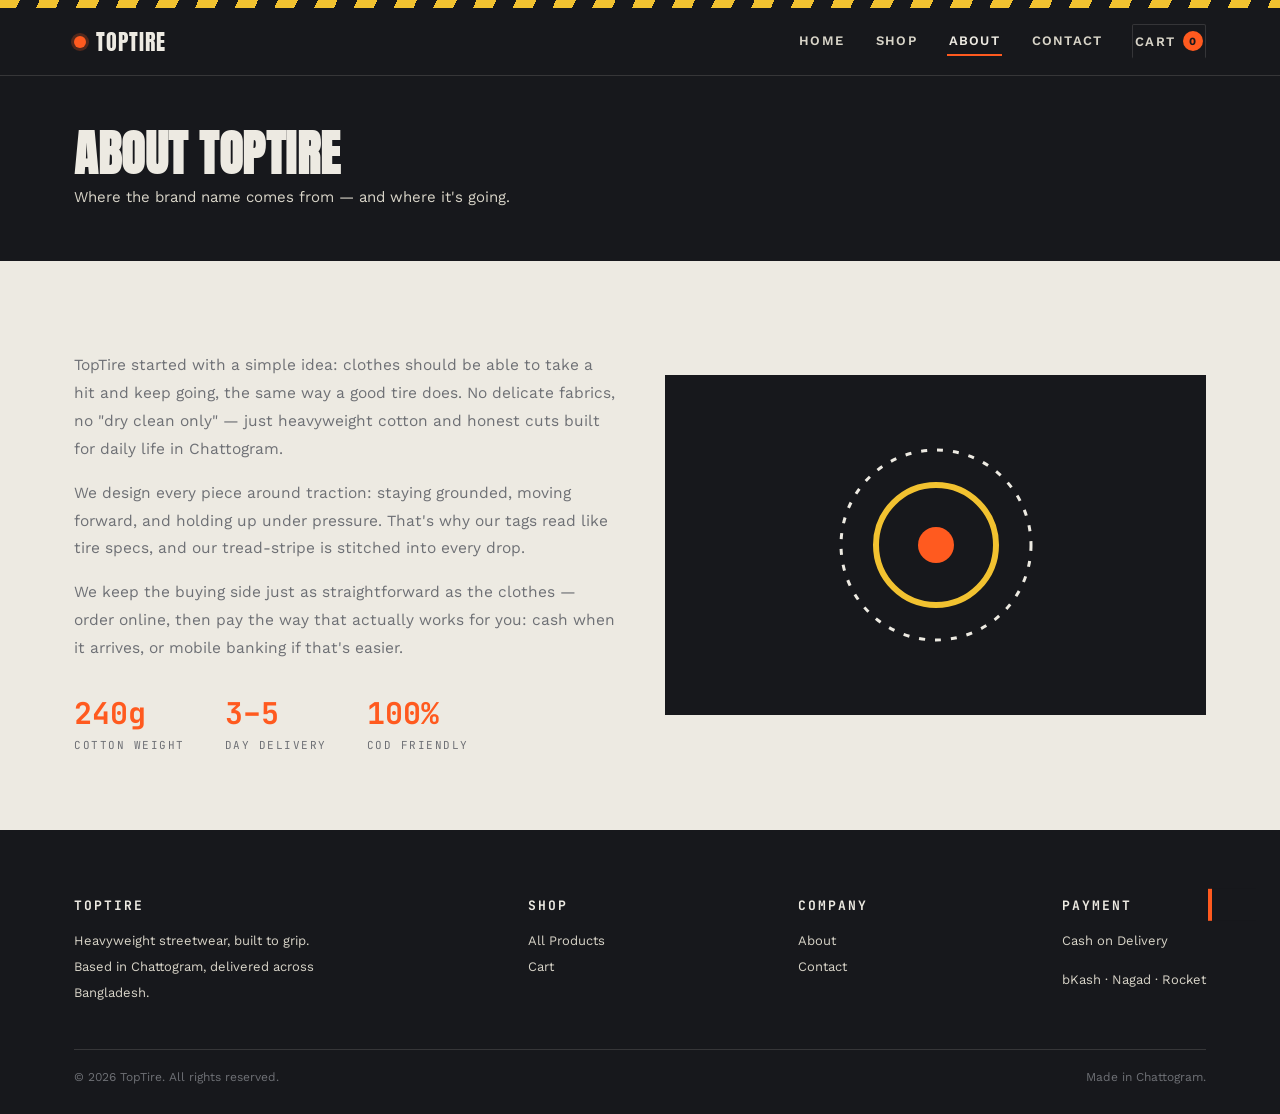
<file: about.html>
<!DOCTYPE html>
<html lang="en">
<head>
<meta charset="UTF-8">
<meta name="viewport" content="width=device-width, initial-scale=1.0">
<title>About — TopTire</title>
<link rel="preconnect" href="https://fonts.googleapis.com">
<link href="https://fonts.googleapis.com/css2?family=Anton&family=Work+Sans:wght@400;500;600;700&family=JetBrains+Mono:wght@400;500;700&display=swap" rel="stylesheet">
<link rel="stylesheet" href="css/styles.css">
</head>
<body data-page="about">

<header>
  <div class="tread-strip thin"></div>
  <nav class="wrap">
    <a href="index.html" class="logo"><span class="dot"></span>TOPTIRE</a>
    <button class="navtoggle" id="navToggle" aria-label="Toggle menu">☰</button>
    <div class="navlinks" id="navLinks">
      <a href="index.html" data-nav="home">Home</a>
      <a href="shop.html" data-nav="shop">Shop</a>
      <a href="about.html" data-nav="about">About</a>
      <a href="contact.html" data-nav="contact">Contact</a>
      <a href="cart.html" class="cart-btn" data-nav="cart">Cart <span class="cart-count" id="cartCount">0</span></a>
    </div>
  </nav>
</header>

<div class="page-hero">
  <div class="wrap">
    <h1>About TopTire</h1>
    <p>Where the brand name comes from — and where it's going.</p>
  </div>
</div>
<section class="block">
  <div class="wrap about-grid">
    <div class="about-copy">
      <p>TopTire started with a simple idea: clothes should be able to take a hit and keep going, the same way a good tire does. No delicate fabrics, no "dry clean only" — just heavyweight cotton and honest cuts built for daily life in Chattogram.</p>
      <p>We design every piece around traction: staying grounded, moving forward, and holding up under pressure. That's why our tags read like tire specs, and our tread-stripe is stitched into every drop.</p>
      <p>We keep the buying side just as straightforward as the clothes — order online, then pay the way that actually works for you: cash when it arrives, or mobile banking if that's easier.</p>
      <div class="stat-row">
        <div class="stat"><span class="n">240g</span><span class="l">Cotton Weight</span></div>
        <div class="stat"><span class="n">3–5</span><span class="l">Day Delivery</span></div>
        <div class="stat"><span class="n">100%</span><span class="l">COD Friendly</span></div>
      </div>
    </div>
    <div class="about-visual">
      <svg width="220" height="220" viewBox="0 0 220 220" fill="none">
        <circle cx="110" cy="110" r="95" stroke="#EDEAE2" stroke-width="3" stroke-dasharray="6 10"/>
        <circle cx="110" cy="110" r="60" stroke="#F2C230" stroke-width="6"/>
        <circle cx="110" cy="110" r="18" fill="#FF5A1F"/>
      </svg>
    </div>
  </div>
</section>

<footer>
  <div class="wrap">
    <div class="footer-grid">
      <div>
        <h4 class="logo" style="color:var(--paper);">TOPTIRE</h4>
        <p style="max-width:260px;">Heavyweight streetwear, built to grip. Based in Chattogram, delivered across Bangladesh.</p>
      </div>
      <div>
        <h4>SHOP</h4>
        <a href="shop.html">All Products</a>
        <a href="cart.html">Cart</a>
      </div>
      <div>
        <h4>COMPANY</h4>
        <a href="about.html">About</a>
        <a href="contact.html">Contact</a>
      </div>
      <div>
        <h4>PAYMENT</h4>
        <p>Cash on Delivery</p>
        <p>bKash · Nagad · Rocket</p>
      </div>
    </div>
    <div class="footer-bottom">
      <span>© 2026 TopTire. All rights reserved.</span>
      <span>Made in Chattogram.</span>
    </div>
  </div>
</footer>

<div class="toast" id="toast"></div>

<script src="js/products.js"></script>
<script src="js/cart.js"></script>
<script src="js/common.js"></script>
</body>
</html>
</file>
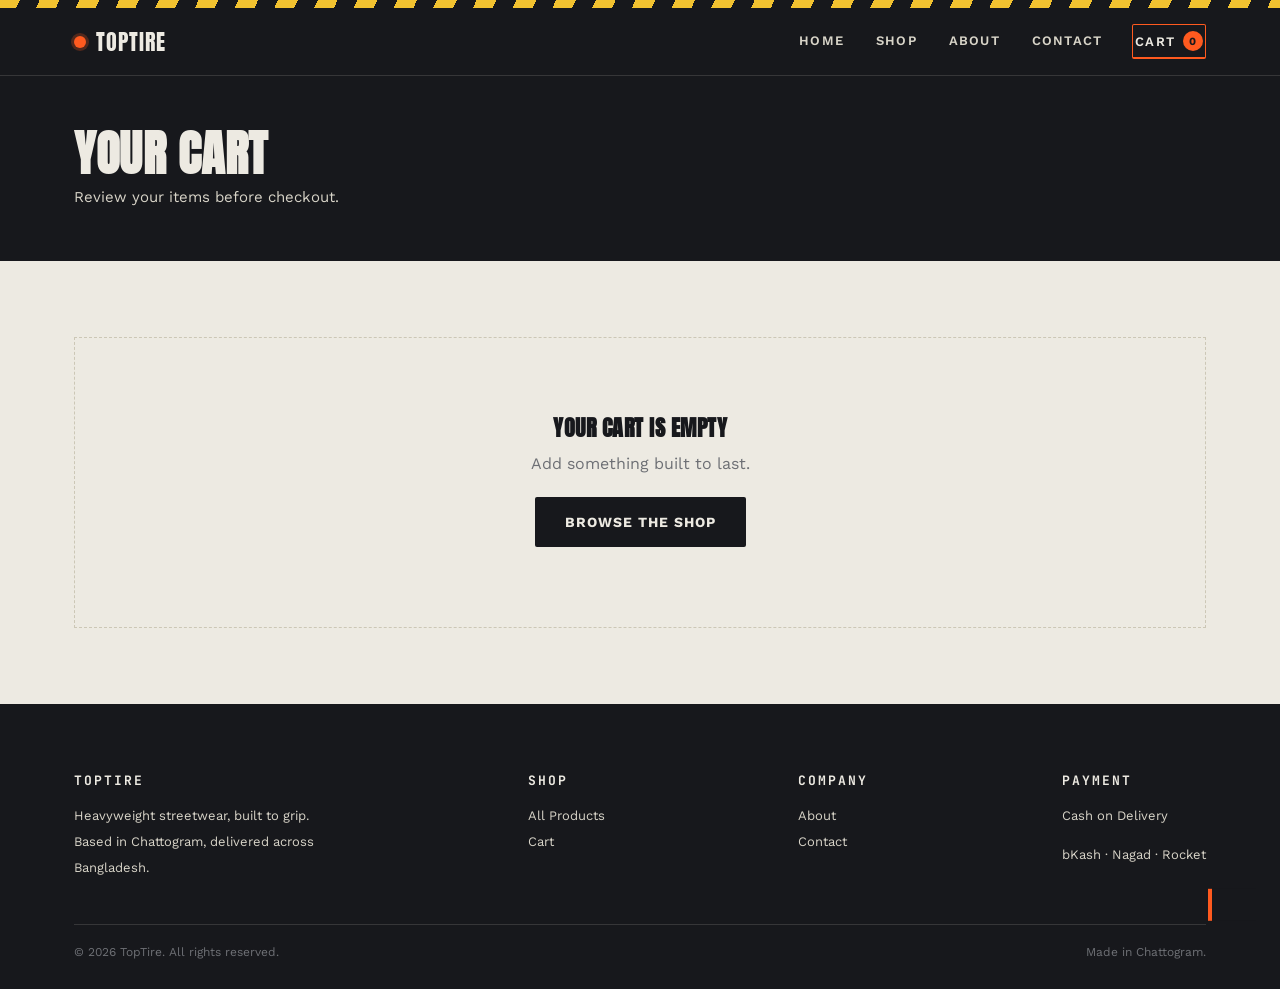
<file: cart.html>
<!DOCTYPE html>
<html lang="en">
<head>
<meta charset="UTF-8">
<meta name="viewport" content="width=device-width, initial-scale=1.0">
<title>Your Cart — TopTire</title>
<link rel="preconnect" href="https://fonts.googleapis.com">
<link href="https://fonts.googleapis.com/css2?family=Anton&family=Work+Sans:wght@400;500;600;700&family=JetBrains+Mono:wght@400;500;700&display=swap" rel="stylesheet">
<link rel="stylesheet" href="css/styles.css">
</head>
<body data-page="cart">

<header>
  <div class="tread-strip thin"></div>
  <nav class="wrap">
    <a href="index.html" class="logo"><span class="dot"></span>TOPTIRE</a>
    <button class="navtoggle" id="navToggle" aria-label="Toggle menu">☰</button>
    <div class="navlinks" id="navLinks">
      <a href="index.html" data-nav="home">Home</a>
      <a href="shop.html" data-nav="shop">Shop</a>
      <a href="about.html" data-nav="about">About</a>
      <a href="contact.html" data-nav="contact">Contact</a>
      <a href="cart.html" class="cart-btn" data-nav="cart">Cart <span class="cart-count" id="cartCount">0</span></a>
    </div>
  </nav>
</header>

<div class="page-hero">
  <div class="wrap">
    <h1>Your Cart</h1>
    <p>Review your items before checkout.</p>
  </div>
</div>
<section class="block">
  <div class="wrap" id="cartWrap"></div>
</section>

<footer>
  <div class="wrap">
    <div class="footer-grid">
      <div>
        <h4 class="logo" style="color:var(--paper);">TOPTIRE</h4>
        <p style="max-width:260px;">Heavyweight streetwear, built to grip. Based in Chattogram, delivered across Bangladesh.</p>
      </div>
      <div>
        <h4>SHOP</h4>
        <a href="shop.html">All Products</a>
        <a href="cart.html">Cart</a>
      </div>
      <div>
        <h4>COMPANY</h4>
        <a href="about.html">About</a>
        <a href="contact.html">Contact</a>
      </div>
      <div>
        <h4>PAYMENT</h4>
        <p>Cash on Delivery</p>
        <p>bKash · Nagad · Rocket</p>
      </div>
    </div>
    <div class="footer-bottom">
      <span>© 2026 TopTire. All rights reserved.</span>
      <span>Made in Chattogram.</span>
    </div>
  </div>
</footer>

<div class="toast" id="toast"></div>

<script src="js/products.js"></script>
<script src="js/cart.js"></script>
<script src="js/common.js"></script>
<script>
  function renderCart(){
    const wrap = document.getElementById('cartWrap');
    const cart = getCart();
    if(cart.length === 0){
      wrap.innerHTML = `<div class="empty-state">
        <h3>Your cart is empty</h3>
        <p>Add something built to last.</p>
        <a href="shop.html" class="btn btn-dark">Browse the Shop</a>
      </div>`;
      return;
    }
    const rows = cart.map((item, idx) => `
      <tr>
        <td>
          <div class="cart-item-name">${item.name}</div>
          <div class="cart-item-meta">SIZE: ${item.size}</div>
        </td>
        <td>
          <div class="qty-mini">
            <button onclick="cartChangeQty(${idx}, -1)">–</button>
            <span class="mono">${item.qty}</span>
            <button onclick="cartChangeQty(${idx}, 1)">+</button>
          </div>
        </td>
        <td class="mono">${money(item.price)}</td>
        <td class="mono">${money(item.price*item.qty)}</td>
        <td><button class="remove-link" onclick="removeFromCart(${idx})">Remove</button></td>
      </tr>
    `).join('');
    const subtotal = cartSubtotal();
    const delivery = subtotal > 0 ? 80 : 0;
    wrap.innerHTML = `
      <table class="cart-table">
        <thead><tr><th>Item</th><th>Qty</th><th>Price</th><th>Total</th><th></th></tr></thead>
        <tbody>${rows}</tbody>
      </table>
      <div class="cart-summary">
        <div class="sum-row"><span>Subtotal</span><span class="mono">${money(subtotal)}</span></div>
        <div class="sum-row"><span>Delivery</span><span class="mono">${money(delivery)}</span></div>
        <div class="sum-row total"><span>Total</span><span>${money(subtotal+delivery)}</span></div>
        <a href="checkout.html" class="btn btn-primary btn-block" style="margin-top:18px;">Proceed to Checkout</a>
      </div>
    `;
  }
  renderCart();
</script>
</body>
</html>
</file>
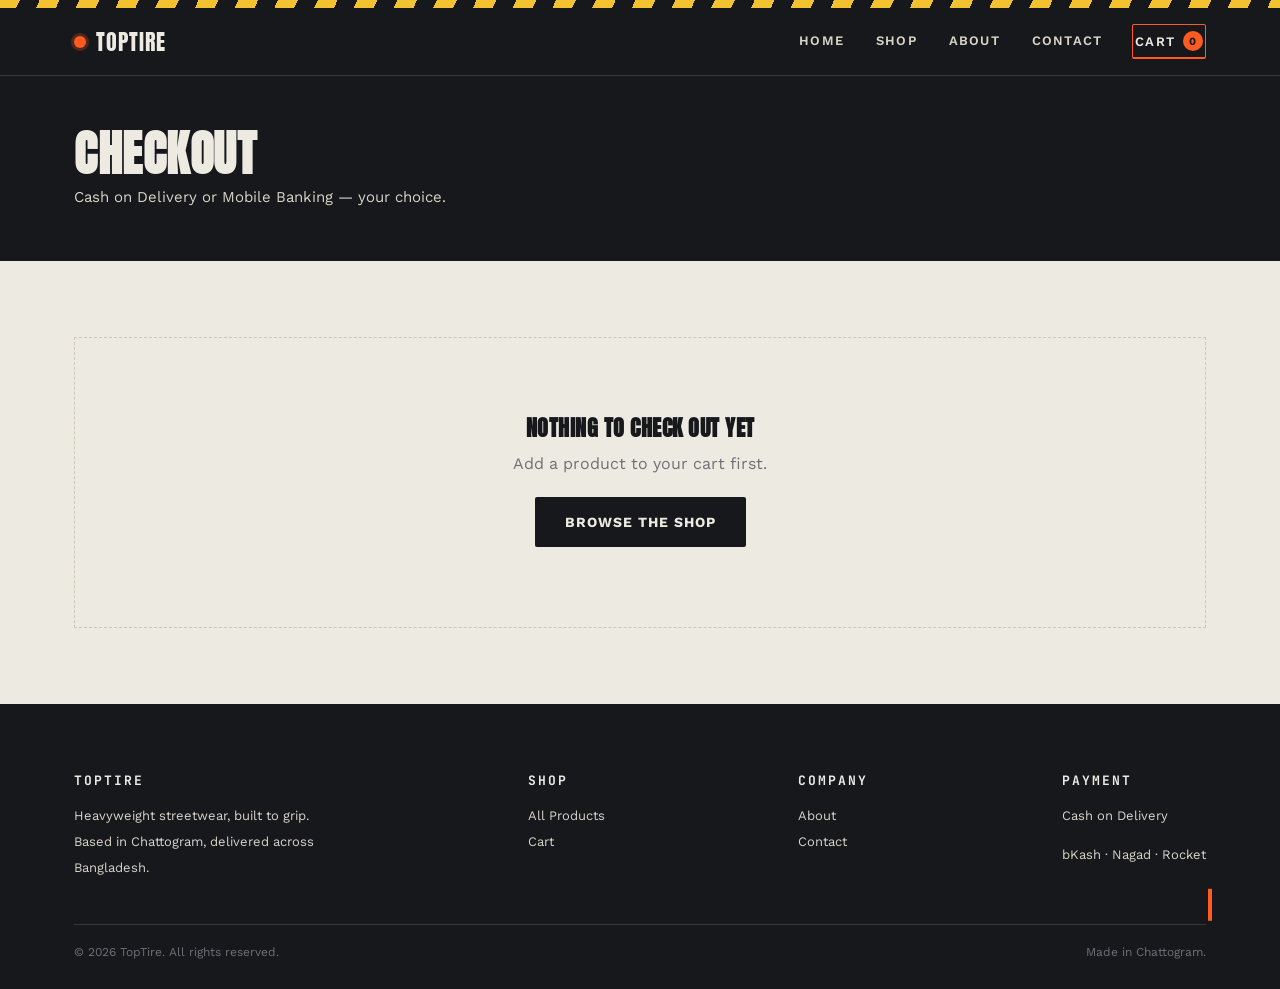
<file: checkout.html>
<!DOCTYPE html>
<html lang="en">
<head>
<meta charset="UTF-8">
<meta name="viewport" content="width=device-width, initial-scale=1.0">
<title>Checkout — TopTire</title>
<link rel="preconnect" href="https://fonts.googleapis.com">
<link href="https://fonts.googleapis.com/css2?family=Anton&family=Work+Sans:wght@400;500;600;700&family=JetBrains+Mono:wght@400;500;700&display=swap" rel="stylesheet">
<link rel="stylesheet" href="css/styles.css">
</head>
<body data-page="cart">

<header>
  <div class="tread-strip thin"></div>
  <nav class="wrap">
    <a href="index.html" class="logo"><span class="dot"></span>TOPTIRE</a>
    <button class="navtoggle" id="navToggle" aria-label="Toggle menu">☰</button>
    <div class="navlinks" id="navLinks">
      <a href="index.html" data-nav="home">Home</a>
      <a href="shop.html" data-nav="shop">Shop</a>
      <a href="about.html" data-nav="about">About</a>
      <a href="contact.html" data-nav="contact">Contact</a>
      <a href="cart.html" class="cart-btn" data-nav="cart">Cart <span class="cart-count" id="cartCount">0</span></a>
    </div>
  </nav>
</header>

<div class="page-hero">
  <div class="wrap">
    <h1>Checkout</h1>
    <p>Cash on Delivery or Mobile Banking — your choice.</p>
  </div>
</div>
<section class="block">
  <div class="wrap" id="checkoutWrap"></div>
</section>

<footer>
  <div class="wrap">
    <div class="footer-grid">
      <div>
        <h4 class="logo" style="color:var(--paper);">TOPTIRE</h4>
        <p style="max-width:260px;">Heavyweight streetwear, built to grip. Based in Chattogram, delivered across Bangladesh.</p>
      </div>
      <div>
        <h4>SHOP</h4>
        <a href="shop.html">All Products</a>
        <a href="cart.html">Cart</a>
      </div>
      <div>
        <h4>COMPANY</h4>
        <a href="about.html">About</a>
        <a href="contact.html">Contact</a>
      </div>
      <div>
        <h4>PAYMENT</h4>
        <p>Cash on Delivery</p>
        <p>bKash · Nagad · Rocket</p>
      </div>
    </div>
    <div class="footer-bottom">
      <span>© 2026 TopTire. All rights reserved.</span>
      <span>Made in Chattogram.</span>
    </div>
  </div>
</footer>

<div class="toast" id="toast"></div>

<script src="js/products.js"></script>
<script src="js/cart.js"></script>
<script src="js/common.js"></script>
<script>
  let selectedPayment = 'cod';

  function renderCheckout(){
    const wrap = document.getElementById('checkoutWrap');
    const cart = getCart();
    if(cart.length === 0){
      wrap.innerHTML = `<div class="empty-state">
        <h3>Nothing to check out yet</h3>
        <p>Add a product to your cart first.</p>
        <a href="shop.html" class="btn btn-dark">Browse the Shop</a>
      </div>`;
      return;
    }
    const subtotal = cartSubtotal();
    const delivery = 80;
    wrap.innerHTML = `
      <div class="co-wrap">
        <form id="checkoutForm">
          <div class="form-group">
            <label for="ordName">Full Name</label>
            <input type="text" id="ordName" required>
          </div>
          <div class="form-row">
            <div class="form-group">
              <label for="ordPhone">Phone Number</label>
              <input type="tel" id="ordPhone" placeholder="01XXXXXXXXX" required>
            </div>
            <div class="form-group">
              <label for="ordCity">City / District</label>
              <input type="text" id="ordCity" placeholder="e.g. Chattogram" required>
            </div>
          </div>
          <div class="form-group">
            <label for="ordAddress">Delivery Address</label>
            <textarea id="ordAddress" rows="3" required></textarea>
          </div>

          <span class="field-label">Payment Method</span>
          <div class="pay-options">
            <label class="pay-opt ${selectedPayment==='cod'?'selected':''}" onclick="selectPayment('cod')">
              <input type="radio" name="pay" ${selectedPayment==='cod'?'checked':''}>
              <span><span class="pt">Cash on Delivery</span><br><span class="ps">Pay in cash when your order arrives at your door.</span></span>
            </label>
            <label class="pay-opt ${selectedPayment==='mobile'?'selected':''}" onclick="selectPayment('mobile')">
              <input type="radio" name="pay" ${selectedPayment==='mobile'?'checked':''}>
              <span><span class="pt">Mobile Banking</span><br><span class="ps">Pay now via bKash, Nagad, or Rocket.</span></span>
            </label>
          </div>

          <div id="mobileBankingPanel"></div>

          <button type="submit" class="btn btn-primary btn-block">Place Order — ${money(subtotal+delivery)}</button>
        </form>

        <div class="order-summary">
          <h3 style="color:var(--paper); font-size:16px; margin-bottom:16px;">Order Summary</h3>
          ${cart.map(i => `<div class="os-item"><span>${i.name} (${i.size}) x${i.qty}</span><span class="mono">${money(i.price*i.qty)}</span></div>`).join('')}
          <div class="sum-row" style="margin-top:10px;"><span>Subtotal</span><span class="mono">${money(subtotal)}</span></div>
          <div class="sum-row"><span>Delivery</span><span class="mono">${money(delivery)}</span></div>
          <div class="sum-row total"><span>Total</span><span>${money(subtotal+delivery)}</span></div>
        </div>
      </div>
    `;
    renderMobileBankingPanel();
    document.getElementById('checkoutForm').addEventListener('submit', handlePlaceOrder);
  }
  function selectPayment(method){
    selectedPayment = method;
    renderCheckout();
  }
  function renderMobileBankingPanel(){
    const panel = document.getElementById('mobileBankingPanel');
    if(!panel) return;
    if(selectedPayment === 'mobile'){
      panel.innerHTML = `
        <div class="mb-panel">
          Send the total amount to <span class="num">01700-000000</span> (bKash / Nagad / Rocket — Personal), then enter the Transaction ID below. We'll confirm your payment before shipping.
        </div>
        <div class="form-row">
          <div class="form-group">
            <label for="mbProvider">Provider</label>
            <select id="mbProvider">
              <option value="bkash">bKash</option>
              <option value="nagad">Nagad</option>
              <option value="rocket">Rocket</option>
            </select>
          </div>
          <div class="form-group">
            <label for="mbTrx">Transaction ID</label>
            <input type="text" id="mbTrx" placeholder="e.g. 8N7K2X1A9B" required>
          </div>
        </div>
      `;
    } else {
      panel.innerHTML = '';
    }
  }
  function handlePlaceOrder(e){
    e.preventDefault();
    const name = document.getElementById('ordName').value.trim();
    const phone = document.getElementById('ordPhone').value.trim();
    const city = document.getElementById('ordCity').value.trim();
    const address = document.getElementById('ordAddress').value.trim();
    let mbProvider = null, mbTrx = null;
    if(selectedPayment === 'mobile'){
      mbProvider = document.getElementById('mbProvider').value;
      mbTrx = document.getElementById('mbTrx').value.trim();
      if(!mbTrx){ showToast('Please enter your Transaction ID'); return; }
    }
    const subtotal = cartSubtotal();
    const delivery = 80;
    const orderId = 'TT-' + Math.floor(10000 + Math.random()*89999);
    const order = {
      orderId, name, phone, city, address,
      payment: selectedPayment, mbProvider, mbTrx,
      items: getCart(),
      subtotal, delivery, total: subtotal+delivery
    };
    localStorage.setItem(ORDER_KEY, JSON.stringify(order));
    saveCart([]);
    location.href = 'order-confirmation.html';
  }

  renderCheckout();
</script>
</body>
</html>
</file>
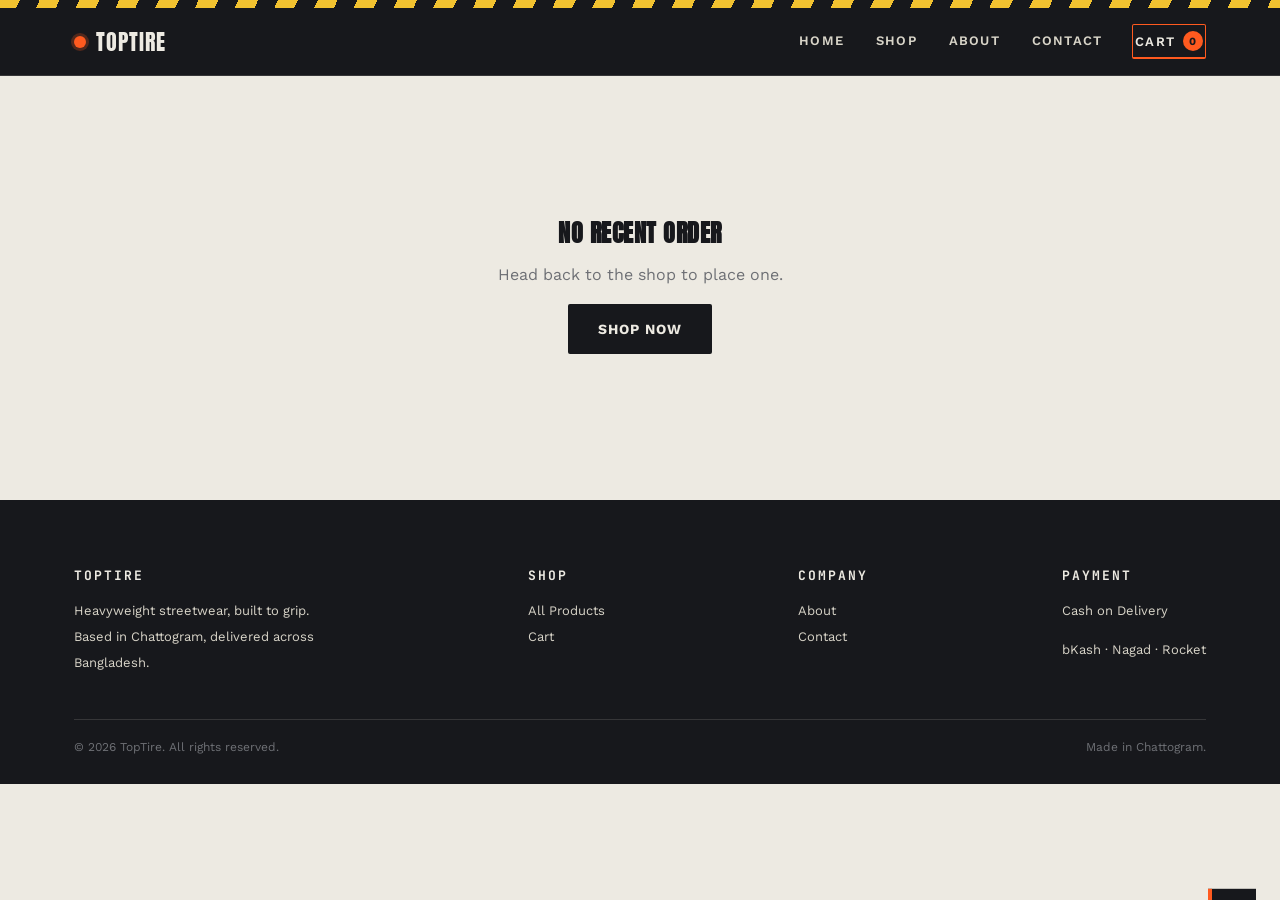
<file: order-confirmation.html>
<!DOCTYPE html>
<html lang="en">
<head>
<meta charset="UTF-8">
<meta name="viewport" content="width=device-width, initial-scale=1.0">
<title>Order Confirmed — TopTire</title>
<link rel="preconnect" href="https://fonts.googleapis.com">
<link href="https://fonts.googleapis.com/css2?family=Anton&family=Work+Sans:wght@400;500;600;700&family=JetBrains+Mono:wght@400;500;700&display=swap" rel="stylesheet">
<link rel="stylesheet" href="css/styles.css">
</head>
<body data-page="cart">

<header>
  <div class="tread-strip thin"></div>
  <nav class="wrap">
    <a href="index.html" class="logo"><span class="dot"></span>TOPTIRE</a>
    <button class="navtoggle" id="navToggle" aria-label="Toggle menu">☰</button>
    <div class="navlinks" id="navLinks">
      <a href="index.html" data-nav="home">Home</a>
      <a href="shop.html" data-nav="shop">Shop</a>
      <a href="about.html" data-nav="about">About</a>
      <a href="contact.html" data-nav="contact">Contact</a>
      <a href="cart.html" class="cart-btn" data-nav="cart">Cart <span class="cart-count" id="cartCount">0</span></a>
    </div>
  </nav>
</header>

<section class="block">
  <div class="wrap">
    <div class="confirm-box" id="confirmBox"></div>
  </div>
  <form id="orderNotifyForm" action="https://formspree.io/f/myzwrjzg" method="POST" style="display:none;">
  <input type="text" name="orderId">
  <input type="text" name="customerName">
  <input type="text" name="phone">
  <input type="text" name="address">
  <input type="text" name="payment">
  <textarea name="items"></textarea>
  <input type="text" name="total">
  <input type="hidden" name="message" value="New order received">
</form>
</section>

<footer>
  <div class="wrap">
    <div class="footer-grid">
      <div>
        <h4 class="logo" style="color:var(--paper);">TOPTIRE</h4>
        <p style="max-width:260px;">Heavyweight streetwear, built to grip. Based in Chattogram, delivered across Bangladesh.</p>
      </div>
      <div>
        <h4>SHOP</h4>
        <a href="shop.html">All Products</a>
        <a href="cart.html">Cart</a>
      </div>
      <div>
        <h4>COMPANY</h4>
        <a href="about.html">About</a>
        <a href="contact.html">Contact</a>
      </div>
      <div>
        <h4>PAYMENT</h4>
        <p>Cash on Delivery</p>
        <p>bKash · Nagad · Rocket</p>
      </div>
    </div>
    <div class="footer-bottom">
      <span>© 2026 TopTire. All rights reserved.</span>
      <span>Made in Chattogram.</span>
    </div>
  </div>
</footer>

<div class="toast" id="toast"></div>

<script src="products.js"></script>
<script src="js/cart.js"></script>
<script src="js/common.js"></script>
<script>
  function renderConfirm(){
    const box = document.getElementById('confirmBox');
    let order = null;
    try{ order = JSON.parse(localStorage.getItem(ORDER_KEY)); }catch(e){}
    if(!order){
      box.innerHTML = `<h2>No recent order</h2><p>Head back to the shop to place one.</p><a href="shop.html" class="btn btn-dark">Shop Now</a>`;
      return;
    }
    const payLine = order.payment === 'cod'
      ? 'Cash on Delivery — pay when it arrives.'
      : `Mobile Banking (${order.mbProvider.toUpperCase()}) — Transaction ID ${order.mbTrx}, pending confirmation.`;
    box.innerHTML = `
      <div class="eyebrow" style="background:var(--asphalt);">ORDER PLACED</div>
      <h1 style="margin-top:18px;">Thanks, ${order.name.split(' ')[0] || 'there'}.</h1>
      <div class="id mono">${order.orderId}</div>
      <p>${payLine}</p>
      <p>Delivering to <strong>${order.address}, ${order.city}</strong>. Estimated arrival: 2–3 days in Chattogram, 4–6 days nationwide.</p>
      <p class="mono" style="margin-top:20px; font-size:15px;">Order Total: ${money(order.total)}</p>
      <div style="margin-top:30px;"><a href="shop.html" class="btn btn-primary">Continue Shopping</a></div>
    `;

    notifyNewOrder(order);
  }

  async function notifyNewOrder(order){
    const notifiedKey = 'notified_' + order.orderId;
    if (localStorage.getItem(notifiedKey)) return; // already sent, skip

    const form = document.getElementById('orderNotifyForm');
    const itemsList = (order.items || [])
      .map(item => `${item.name} x${item.qty} — ${money(item.price * item.qty)}`)
      .join('\n');

    form.orderId.value = order.orderId;
    form.customerName.value = order.name;
    form.phone.value = order.phone || 'N/A';
    form.address.value = `${order.address}, ${order.city}`;
    form.payment.value = order.payment === 'cod'
      ? 'Cash on Delivery'
      : `Mobile Banking (${order.mbProvider?.toUpperCase()}) - Trx ID: ${order.mbTrx}`;
    form.items.value = itemsList;
    form.total.value = money(order.total);

    try{
      const data = new FormData(form);
      const response = await fetch(form.action, {
        method: 'POST',
        body: data,
        headers: { 'Accept': 'application/json' }
      });
      if (response.ok){
        localStorage.setItem(notifiedKey, '1');
      }
    }catch(err){
      console.error('Order notification failed:', err);
    }
  }

  renderConfirm();
</script>

</body>
</html>
</file>
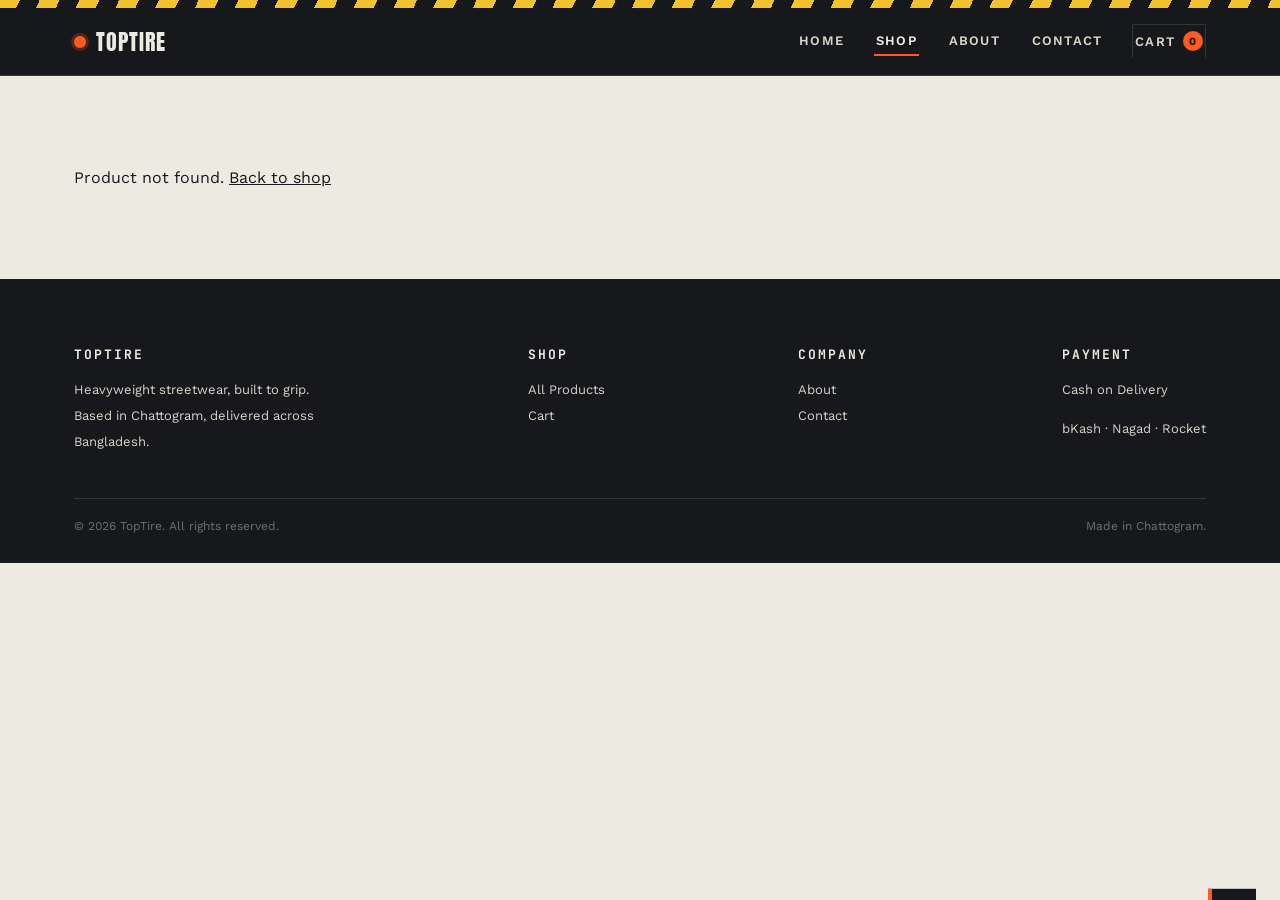
<file: product.html>
<!DOCTYPE html>
<html lang="en">
<head>
<meta charset="UTF-8">
<meta name="viewport" content="width=device-width, initial-scale=1.0">
<title>Product — TopTire</title>
<link rel="preconnect" href="https://fonts.googleapis.com">
<link href="https://fonts.googleapis.com/css2?family=Anton&family=Work+Sans:wght@400;500;600;700&family=JetBrains+Mono:wght@400;500;700&display=swap" rel="stylesheet">
<link rel="stylesheet" href="css/styles.css">
</head>
<body data-page="shop">

<header>
  <div class="tread-strip thin"></div>
  <nav class="wrap">
    <a href="index.html" class="logo"><span class="dot"></span>TOPTIRE</a>
    <button class="navtoggle" id="navToggle" aria-label="Toggle menu">☰</button>
    <div class="navlinks" id="navLinks">
      <a href="index.html" data-nav="home">Home</a>
      <a href="shop.html" data-nav="shop">Shop</a>
      <a href="about.html" data-nav="about">About</a>
      <a href="contact.html" data-nav="contact">Contact</a>
      <a href="cart.html" class="cart-btn" data-nav="cart">Cart <span class="cart-count" id="cartCount">0</span></a>
    </div>
  </nav>
</header>

<section class="block">
  <div class="wrap">
    <div class="pd-wrap" id="pdWrap"></div>
  </div>
</section>

<footer>
  <div class="wrap">
    <div class="footer-grid">
      <div>
        <h4 class="logo" style="color:var(--paper);">TOPTIRE</h4>
        <p style="max-width:260px;">Heavyweight streetwear, built to grip. Based in Chattogram, delivered across Bangladesh.</p>
      </div>
      <div>
        <h4>SHOP</h4>
        <a href="shop.html">All Products</a>
        <a href="cart.html">Cart</a>
      </div>
      <div>
        <h4>COMPANY</h4>
        <a href="about.html">About</a>
        <a href="contact.html">Contact</a>
      </div>
      <div>
        <h4>PAYMENT</h4>
        <p>Cash on Delivery</p>
        <p>bKash · Nagad · Rocket</p>
      </div>
    </div>
    <div class="footer-bottom">
      <span>© 2026 TopTire. All rights reserved.</span>
      <span>Made in Chattogram.</span>
    </div>
  </div>
</footer>

<div class="toast" id="toast"></div>

<script src="products.js"></script>
<script src="js/cart.js"></script>
<script src="js/common.js"></script>
<script>
  const params = new URLSearchParams(location.search);
  const currentProductId = params.get('id');
  let selectedSize = null;
  let selectedQty = 1;

  function pdSwatchHTML(p){
    if(p.image){
      return `<div class="pd-swatch"><img src="${p.image}" alt="${p.name}"></div>`;
    }
    return `<div class="pd-swatch"><div class="glyph">${p.glyph.split('|').join('<br>')}</div></div>`;
  }

  function renderProduct(){
    const p = findProduct(currentProductId);
    if(!p){
      document.getElementById('pdWrap').innerHTML = `<p>Product not found. <a href="shop.html" style="text-decoration:underline;">Back to shop</a></p>`;
      return;
    }
    if(!selectedSize) selectedSize = p.sizes[0];
    document.title = p.name + ' — TopTire';
    document.getElementById('pdWrap').innerHTML = `
      ${pdSwatchHTML(p)}
      <div class="pd-info">
        <span class="section-tag">${p.category.toUpperCase()} // ${p.id.toUpperCase()}</span>
        <h1>${p.name}</h1>
        <div class="pd-price mono">${money(p.price)}</div>
        <p class="pd-desc">${p.desc}</p>

        <span class="field-label">Size</span>
        <div class="size-row" id="sizeRow">
          ${p.sizes.map(s => `<button class="size-opt ${s===selectedSize?'selected':''}" onclick="selectSize('${s}')">${s}</button>`).join('')}
        </div>

        <span class="field-label">Quantity</span>
        <div class="qty-row">
          <button class="qty-btn" onclick="changeQty(-1)">–</button>
          <span class="qty-val" id="qtyVal">${selectedQty}</span>
          <button class="qty-btn" onclick="changeQty(1)">+</button>
        </div>

        <button class="btn btn-primary btn-block" onclick="addCurrentToCart()">Add to Cart — ${money(p.price*selectedQty)}</button>

        <div class="spec-list">
          ${Object.entries(p.spec).map(([k,v])=>`<div class="spec-row"><span>${k}</span><span>${v}</span></div>`).join('')}
        </div>
      </div>
    `;
  }
  function selectSize(s){ selectedSize = s; renderProduct(); }
  function changeQty(d){ selectedQty = Math.max(1, selectedQty + d); renderProduct(); }
  function addCurrentToCart(){
    const p = findProduct(currentProductId);
    addToCart(p, selectedSize, selectedQty);
    showToast(`${p.name} (${selectedSize}) x${selectedQty} added to cart`);
  }

  renderProduct();
</script>
</body>
</html>
</file>
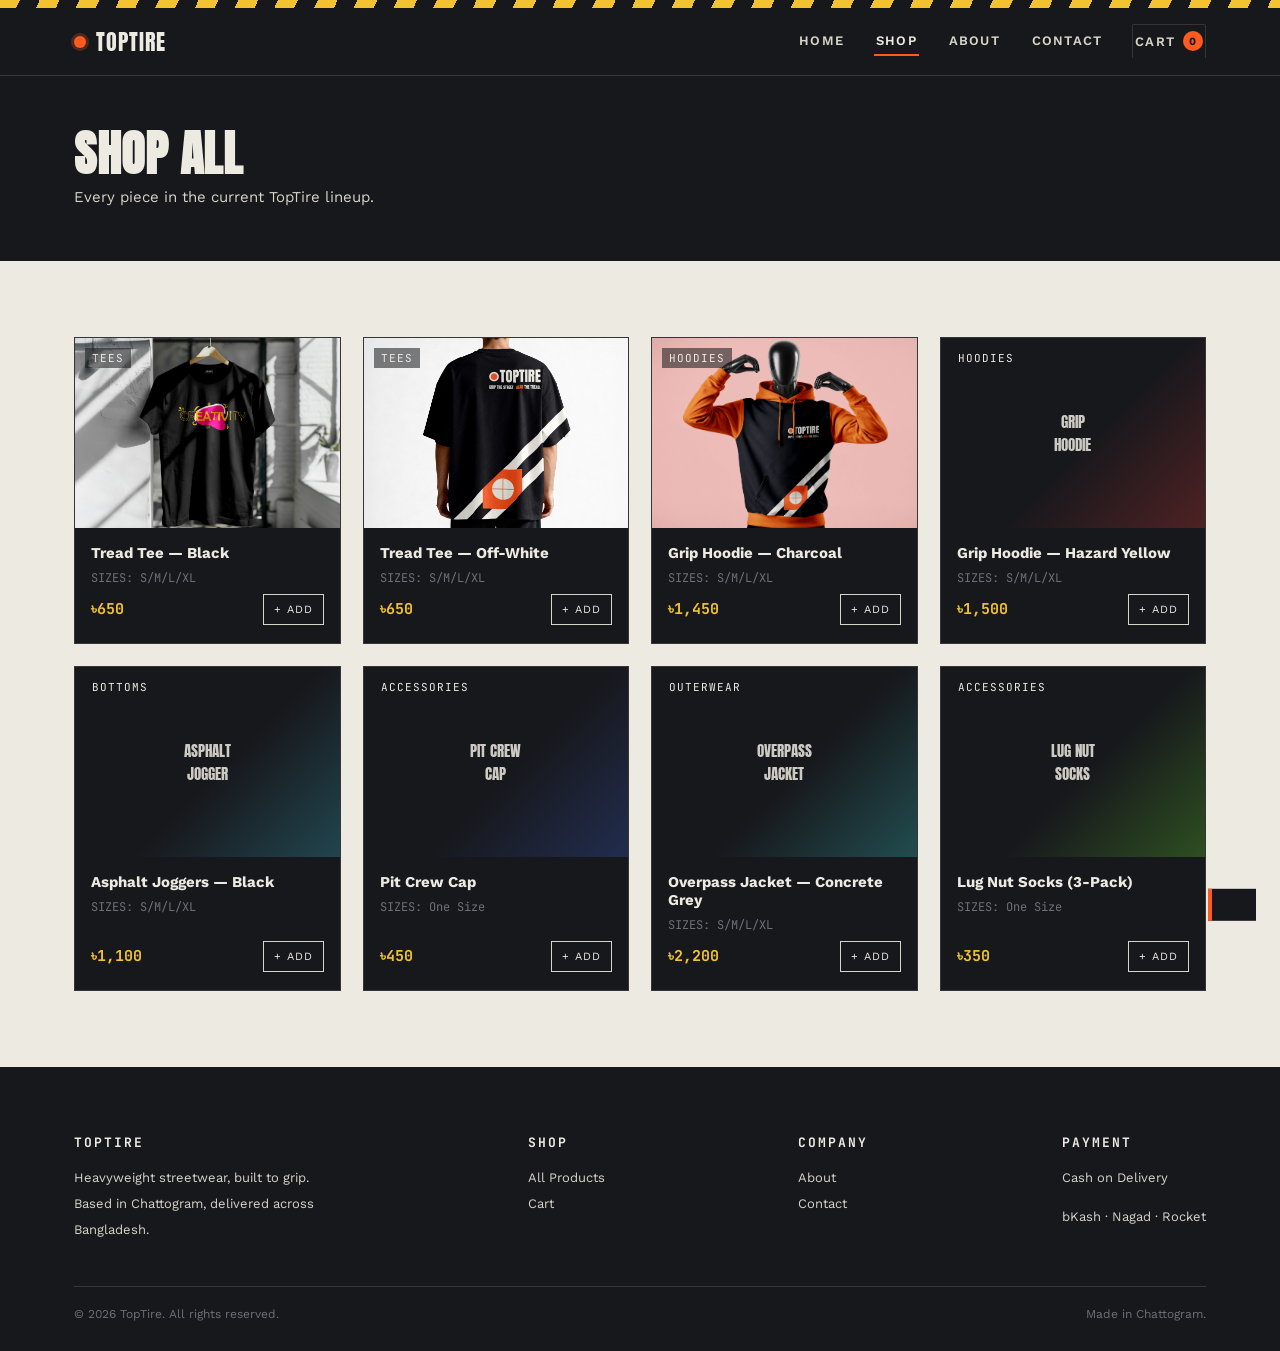
<file: shop.html>
<!DOCTYPE html>
<html lang="en">
<head>
<meta charset="UTF-8">
<meta name="viewport" content="width=device-width, initial-scale=1.0">
<title>Shop — TopTire</title>
<link rel="preconnect" href="https://fonts.googleapis.com">
<link href="https://fonts.googleapis.com/css2?family=Anton&family=Work+Sans:wght@400;500;600;700&family=JetBrains+Mono:wght@400;500;700&display=swap" rel="stylesheet">
<link rel="stylesheet" href="css/styles.css">
</head>
<body data-page="shop">

<header>
  <div class="tread-strip thin"></div>
  <nav class="wrap">
    <a href="index.html" class="logo"><span class="dot"></span>TOPTIRE</a>
    <button class="navtoggle" id="navToggle" aria-label="Toggle menu">☰</button>
    <div class="navlinks" id="navLinks">
      <a href="index.html" data-nav="home">Home</a>
      <a href="shop.html" data-nav="shop">Shop</a>
      <a href="about.html" data-nav="about">About</a>
      <a href="contact.html" data-nav="contact">Contact</a>
      <a href="cart.html" class="cart-btn" data-nav="cart">Cart <span class="cart-count" id="cartCount">0</span></a>
    </div>
  </nav>
</header>

<div class="page-hero">
  <div class="wrap">
    <h1>Shop All</h1>
    <p>Every piece in the current TopTire lineup.</p>
  </div>
</div>
<section class="block">
  <div class="wrap">
    <div class="grid" id="shopGrid"></div>
  </div>
</section>

<footer>
  <div class="wrap">
    <div class="footer-grid">
      <div>
        <h4 class="logo" style="color:var(--paper);">TOPTIRE</h4>
        <p style="max-width:260px;">Heavyweight streetwear, built to grip. Based in Chattogram, delivered across Bangladesh.</p>
      </div>
      <div>
        <h4>SHOP</h4>
        <a href="shop.html">All Products</a>
        <a href="cart.html">Cart</a>
      </div>
      <div>
        <h4>COMPANY</h4>
        <a href="about.html">About</a>
        <a href="contact.html">Contact</a>
      </div>
      <div>
        <h4>PAYMENT</h4>
        <p>Cash on Delivery</p>
        <p>bKash · Nagad · Rocket</p>
      </div>
    </div>
    <div class="footer-bottom">
      <span>© 2026 TopTire. All rights reserved.</span>
      <span>Made in Chattogram.</span>
    </div>
  </div>
</footer>

<div class="toast" id="toast"></div>

<script src="products.js"></script>
<script src="js/cart.js"></script>
<script src="js/common.js"></script>
<script>
  document.getElementById('shopGrid').innerHTML = PRODUCTS.map(productCard).join('');
</script>
</body>
</html>
</file>
<file: css/styles.css>
:root{
    --asphalt:#17181c;
    --asphalt-2:#1f2126;
    --concrete:#6e7075;
    --paper:#edeae2;
    --paper-dim:#d8d4c8;
    --hazard:#f2c230;
    --tread:#ff5a1f;
    --line: rgba(237,234,226,0.14);
  }
  *{box-sizing:border-box;}
  html{scroll-behavior:smooth;}
  body{
    margin:0;
    background:var(--paper);
    color:var(--asphalt);
    font-family:'Work Sans', sans-serif;
    -webkit-font-smoothing:antialiased;
  }
  h1,h2,h3,.display{
    font-family:'Anton', sans-serif;
    text-transform:uppercase;
    letter-spacing:0.5px;
    line-height:0.95;
    margin:0;
  }
  .mono{font-family:'JetBrains Mono', monospace;}
  a{color:inherit;text-decoration:none;}
  button{font-family:inherit;cursor:pointer;}
  .wrap{max-width:1180px;margin:0 auto;padding:0 24px;}

  /* ---------- Tread pattern ---------- */
  .tread-strip{
    width:100%;
    height:14px;
    background:
      repeating-linear-gradient(115deg,
        var(--hazard) 0 18px,
        var(--asphalt) 18px 36px);
  }
  .tread-strip.thin{height:8px;}

  /* ---------- Nav ---------- */
  header{
    position:sticky; top:0; z-index:100;
    background:var(--asphalt);
    border-bottom:1px solid var(--line);
  }
  nav.wrap{
    display:flex; align-items:center; justify-content:space-between;
    padding:16px 24px; color:var(--paper);
  }
  .logo{
    display:flex; align-items:center; gap:10px;
    font-family:'Anton', sans-serif; font-size:22px; letter-spacing:1px;
    color:var(--paper);
  }
  .logo .dot{
    width:12px;height:12px;border-radius:50%;
    background:var(--tread);
    box-shadow:0 0 0 3px rgba(255,90,31,0.25);
  }
  .navlinks{display:flex; align-items:center; gap:28px;}
  .navlinks a{
    font-size:13px; font-weight:600; letter-spacing:1.2px; text-transform:uppercase;
    color:var(--paper-dim); padding:6px 2px; border-bottom:2px solid transparent;
    transition:color .15s, border-color .15s;
  }
  .navlinks a:hover, .navlinks a.active{color:var(--paper); border-color:var(--tread);}
  .cart-btn{
    display:flex; align-items:center; gap:8px;
    background:transparent; border:1px solid var(--line); color:var(--paper);
    padding:8px 14px; border-radius:2px; font-size:13px; letter-spacing:0.5px;
  }
  .cart-btn:hover{border-color:var(--hazard); color:var(--hazard);}
  .cart-count{
    background:var(--tread); color:var(--asphalt); font-weight:700;
    border-radius:50%; width:20px; height:20px; display:flex; align-items:center; justify-content:center;
    font-size:11px;
  }
  .navtoggle{display:none;background:none;border:none;color:var(--paper);font-size:26px;}

  /* ---------- Hero ---------- */
  .hero{
    background:var(--asphalt); color:var(--paper); position:relative; overflow:hidden;
    padding:90px 0 70px;
  }
  .hero::before{
    content:"";
    position:absolute; inset:0;
    background-image: repeating-linear-gradient(115deg, rgba(255,255,255,0.035) 0 3px, transparent 3px 26px);
    pointer-events:none;
  }
  .hero .wrap{position:relative;}
  .eyebrow{
    font-family:'JetBrains Mono', monospace; font-size:12px; letter-spacing:3px;
    color:var(--hazard); margin-bottom:18px; display:inline-block;
    border:1px solid rgba(242,194,48,0.4); padding:5px 10px;
  }
  .hero h1{font-size:clamp(40px, 8vw, 88px); max-width:820px;}
  .hero h1 .accent{color:var(--tread);}
  .hero p.lead{
    font-size:18px; color:var(--paper-dim); max-width:520px; margin-top:22px; line-height:1.55;
  }
  .hero-ctas{display:flex; gap:14px; margin-top:34px; flex-wrap:wrap;}
  .btn{
    display:inline-block; padding:15px 28px; font-weight:700; font-size:14px;
    letter-spacing:1px; text-transform:uppercase; border-radius:2px; border:2px solid transparent;
    transition:transform .12s ease, background .15s, color .15s, border-color .15s;
  }
  .btn:active{transform:scale(0.97);}
  .btn-primary{background:var(--tread); color:var(--asphalt);}
  .btn-primary:hover{background:#ff7239;}
  .btn-outline{border-color:var(--paper-dim); color:var(--paper);}
  .btn-outline:hover{border-color:var(--paper); background:rgba(237,234,226,0.06);}
  .btn-dark{background:var(--asphalt); color:var(--paper);}
  .btn-dark:hover{background:#000;}
  .btn-block{width:100%; text-align:center;}
  .btn[disabled]{opacity:0.4; cursor:not-allowed;}

  .marquee{
    background:var(--hazard); color:var(--asphalt); overflow:hidden; white-space:nowrap;
    border-top:1px solid var(--asphalt); border-bottom:1px solid var(--asphalt);
  }
  .marquee-track{
    display:inline-flex; gap:40px; padding:10px 0;
    animation:scroll 22s linear infinite;
    font-family:'JetBrains Mono', monospace; font-weight:700; font-size:13px; letter-spacing:1px;
  }
  .marquee-track span{display:flex; align-items:center; gap:10px;}
  @keyframes scroll{from{transform:translateX(0);} to{transform:translateX(-50%);}}
  @media (prefers-reduced-motion: reduce){ .marquee-track{animation:none;} }

  /* ---------- Section generic ---------- */
  section.block{padding:76px 0;}
  .section-head{display:flex; align-items:flex-end; justify-content:space-between; margin-bottom:40px; gap:20px; flex-wrap:wrap;}
  .section-head h2{font-size:clamp(28px,4vw,44px);}
  .section-tag{font-family:'JetBrains Mono', monospace; font-size:12px; color:var(--concrete); letter-spacing:2px;}

  /* ---------- Product grid ---------- */
  .grid{display:grid; grid-template-columns:repeat(4, 1fr); gap:22px;}
  @media (max-width:980px){.grid{grid-template-columns:repeat(2,1fr);}}
  @media (max-width:560px){.grid{grid-template-columns:1fr;}}

  .card{
    background:var(--asphalt); border:1px solid var(--line); color:var(--paper);
    cursor:pointer; transition:transform .15s ease, border-color .15s;
    display:flex; flex-direction:column;
  }
  .card:hover{transform:translateY(-4px); border-color:var(--hazard);}
  .swatch{
    height:190px; position:relative; overflow:hidden;
    display:flex; align-items:center; justify-content:center;
  }
  .swatch img{width:100%; height:100%; object-fit:cover; display:block;}
  .swatch .tag{
    font-family:'JetBrains Mono', monospace; font-size:11px; letter-spacing:1px;
    position:absolute; top:10px; left:10px; background:rgba(23,24,28,0.55);
    padding:3px 7px; color:var(--paper); z-index:2;
  }
  .swatch .glyph{font-family:'Anton',sans-serif; font-size:15px; color:rgba(237,234,226,0.85); text-align:center; padding:0 14px;}
  .card-body{padding:16px 16px 18px; display:flex; flex-direction:column; gap:8px; flex:1;}
  .card-name{font-size:15px; font-weight:700;}
  .card-sub{font-size:12px; color:var(--concrete);}
  .card-foot{display:flex; align-items:center; justify-content:space-between; margin-top:auto;}
  .price{font-family:'JetBrains Mono', monospace; font-weight:700; color:var(--hazard); font-size:15px;}
  .mini-add{
    background:transparent; border:1px solid var(--paper-dim); color:var(--paper);
    font-size:11px; letter-spacing:1px; text-transform:uppercase; padding:8px 10px;
  }
  .mini-add:hover{border-color:var(--tread); color:var(--tread);}

  /* ---------- Why strip ---------- */
  .why-grid{display:grid; grid-template-columns:repeat(3,1fr); gap:1px; background:var(--line); border:1px solid var(--line);}
  @media (max-width:800px){.why-grid{grid-template-columns:1fr;}}
  .why-item{background:var(--paper); padding:34px 30px;}
  .why-item .num{font-family:'JetBrains Mono',monospace; color:var(--tread); font-weight:700; font-size:13px;}
  .why-item h3{font-size:20px; margin:12px 0 10px;}
  .why-item p{font-size:14px; color:var(--concrete); line-height:1.6; margin:0;}

  footer{background:var(--asphalt); color:var(--paper-dim); padding:50px 0 30px;}
  .footer-grid{display:flex; justify-content:space-between; flex-wrap:wrap; gap:30px; margin-bottom:30px;}
  .footer-grid h4{font-size:13px; letter-spacing:2px; color:var(--paper); margin-bottom:14px; font-family:'JetBrains Mono',monospace;}
  .footer-grid p, .footer-grid a{font-size:13px; line-height:2; color:var(--paper-dim); display:block;}
  .footer-bottom{border-top:1px solid var(--line); padding-top:20px; font-size:12px; color:var(--concrete); display:flex; justify-content:space-between; flex-wrap:wrap; gap:10px;}

  /* ---------- Inner page header ---------- */
  .page-hero{background:var(--asphalt); color:var(--paper); padding:56px 0 40px;}
  .page-hero h1{font-size:clamp(30px,5vw,48px);}
  .page-hero p{color:var(--paper-dim); margin-top:10px; font-size:15px;}

  /* ---------- Product detail ---------- */
  .pd-wrap{display:grid; grid-template-columns:1fr 1fr; gap:50px; align-items:flex-start;}
  @media (max-width:820px){.pd-wrap{grid-template-columns:1fr;}}
  .pd-swatch{
    height:420px; background:var(--asphalt); display:flex; align-items:center; justify-content:center;
    color:var(--paper); position:relative; overflow:hidden;
  }
  .pd-swatch img{width:100%; height:100%; object-fit:cover; display:block;}
  .pd-swatch .glyph{font-family:'Anton',sans-serif;font-size:26px;text-align:center;padding:0 30px;color:rgba(237,234,226,0.85);}
  .pd-info h1{font-size:34px; margin-bottom:8px;}
  .pd-price{font-family:'JetBrains Mono',monospace; font-size:24px; font-weight:700; color:var(--asphalt); margin:14px 0;}
  .pd-desc{color:var(--concrete); line-height:1.7; font-size:15px; margin-bottom:24px;}
  .field-label{font-size:12px; letter-spacing:1.5px; text-transform:uppercase; font-weight:700; margin-bottom:10px; display:block;}
  .size-row{display:flex; gap:10px; margin-bottom:26px; flex-wrap:wrap;}
  .size-opt{
    border:1px solid var(--asphalt); padding:10px 16px; font-family:'JetBrains Mono',monospace; font-size:13px;
    background:transparent;
  }
  .size-opt.selected{background:var(--asphalt); color:var(--paper);}
  .qty-row{display:flex; align-items:center; gap:14px; margin-bottom:26px;}
  .qty-btn{width:36px;height:36px;border:1px solid var(--asphalt); background:transparent; font-size:16px;}
  .qty-val{font-family:'JetBrains Mono',monospace; font-size:16px; min-width:24px; text-align:center;}
  .spec-list{margin-top:30px; border-top:1px solid var(--line-2, #ddd8c9); padding-top:18px;}
  .spec-row{display:flex; justify-content:space-between; font-size:13px; padding:6px 0; border-bottom:1px dashed #ccc7b6; color:var(--concrete);}
  .spec-row span:last-child{font-family:'JetBrains Mono',monospace; color:var(--asphalt);}

  /* ---------- Cart ---------- */
  .cart-table{width:100%; border-collapse:collapse;}
  .cart-table th{
    text-align:left; font-size:11px; letter-spacing:1.5px; text-transform:uppercase; color:var(--concrete);
    padding:10px 8px; border-bottom:2px solid var(--asphalt);
  }
  .cart-table td{padding:16px 8px; border-bottom:1px solid #ddd8c9; font-size:14px; vertical-align:middle;}
  .cart-item-name{font-weight:700;}
  .cart-item-meta{font-size:12px; color:var(--concrete); font-family:'JetBrains Mono',monospace;}
  .qty-mini{display:flex; align-items:center; gap:8px;}
  .qty-mini button{width:26px;height:26px;border:1px solid var(--asphalt); background:transparent;}
  .remove-link{font-size:12px; color:var(--tread); text-decoration:underline; background:none; border:none; padding:0;}
  .cart-summary{
    max-width:380px; margin-left:auto; margin-top:30px; background:var(--asphalt); color:var(--paper); padding:26px;
  }
  .sum-row{display:flex; justify-content:space-between; font-size:14px; padding:8px 0; color:var(--paper-dim);}
  .sum-row.total{color:var(--paper); font-weight:700; font-size:18px; border-top:1px solid var(--line); margin-top:8px; padding-top:16px; font-family:'JetBrains Mono',monospace;}
  .empty-state{
    text-align:center; padding:80px 20px; border:1px dashed #ccc7b6;
  }
  .empty-state h3{font-size:22px; margin-bottom:10px;}
  .empty-state p{color:var(--concrete); margin-bottom:24px;}

  /* ---------- Checkout ---------- */
  .co-wrap{display:grid; grid-template-columns:1.3fr 1fr; gap:50px; align-items:flex-start;}
  @media (max-width:900px){.co-wrap{grid-template-columns:1fr;}}
  .form-group{margin-bottom:20px;}
  .form-group label{display:block; font-size:12px; letter-spacing:1px; text-transform:uppercase; font-weight:700; margin-bottom:8px;}
  .form-group input, .form-group textarea, .form-group select{
    width:100%; padding:12px 14px; border:1px solid var(--asphalt); background:var(--paper); font-family:inherit; font-size:14px;
  }
  .form-row{display:grid; grid-template-columns:1fr 1fr; gap:16px;}
  @media (max-width:520px){.form-row{grid-template-columns:1fr;}}
  .pay-options{display:flex; flex-direction:column; gap:12px; margin-bottom:22px;}
  .pay-opt{
    border:1px solid var(--asphalt); padding:16px; display:flex; gap:14px; align-items:flex-start; cursor:pointer;
  }
  .pay-opt.selected{background:var(--asphalt); color:var(--paper);}
  .pay-opt input{margin-top:3px;}
  .pay-opt .pt{font-weight:700; font-size:14px;}
  .pay-opt .ps{font-size:12px; color:inherit; opacity:0.7; margin-top:3px;}
  .mb-panel{
    background:var(--paper-dim); border:1px dashed var(--asphalt); padding:18px; margin:-4px 0 22px; font-size:13px; line-height:1.7;
  }
  .mb-panel .num{font-family:'JetBrains Mono',monospace; font-weight:700; font-size:16px; color:var(--asphalt); background:var(--hazard); padding:2px 8px; display:inline-block;}
  .order-summary{background:var(--asphalt); color:var(--paper); padding:26px;}
  .os-item{display:flex; justify-content:space-between; font-size:13px; padding:8px 0; border-bottom:1px solid var(--line); color:var(--paper-dim);}

  .confirm-box{text-align:center; padding:70px 20px; max-width:560px; margin:0 auto;}
  .confirm-box .id{font-family:'JetBrains Mono',monospace; font-size:26px; font-weight:700; color:var(--tread); margin:18px 0;}
  .confirm-box p{color:var(--concrete); line-height:1.7;}

  /* ---------- About / Contact ---------- */
  .about-grid{display:grid; grid-template-columns:1fr 1fr; gap:50px; align-items:center;}
  @media (max-width:820px){.about-grid{grid-template-columns:1fr;}}
  .about-copy p{font-size:15.5px; line-height:1.8; color:var(--concrete); margin-bottom:16px;}
  .about-visual{background:var(--asphalt); height:340px; display:flex; align-items:center; justify-content:center;}
  .stat-row{display:flex; gap:40px; margin-top:30px; flex-wrap:wrap;}
  .stat{font-family:'JetBrains Mono',monospace;}
  .stat .n{font-size:30px; font-weight:700; color:var(--tread); display:block;}
  .stat .l{font-size:11px; letter-spacing:1.5px; color:var(--concrete); text-transform:uppercase;}

  .contact-grid{display:grid; grid-template-columns:1fr 1fr; gap:50px;}
  @media (max-width:820px){.contact-grid{grid-template-columns:1fr;}}
  .contact-info-item{margin-bottom:26px;}
  .contact-info-item .cl{font-family:'JetBrains Mono',monospace; font-size:11px; letter-spacing:1.5px; color:var(--concrete); text-transform:uppercase;}
  .contact-info-item .cv{font-size:16px; font-weight:700; margin-top:4px;}

  .toast{
    position:fixed; bottom:24px; right:24px; background:var(--asphalt); color:var(--paper);
    padding:16px 22px; border-left:4px solid var(--tread); font-size:14px; z-index:999;
    transform:translateY(140%); transition:transform .3s ease; max-width:300px;
  }
  .toast.show{transform:translateY(0);}

  @media (max-width:760px){
    .navlinks{
      position:fixed; top:64px; left:0; right:0; background:var(--asphalt);
      flex-direction:column; align-items:flex-start; padding:20px 24px; gap:18px;
      border-bottom:1px solid var(--line); display:none;
    }
    .navlinks.open{display:flex;}
    .navtoggle{display:block;}
  }

  :focus-visible{outline:2px solid var(--tread); outline-offset:2px;}
</file>
